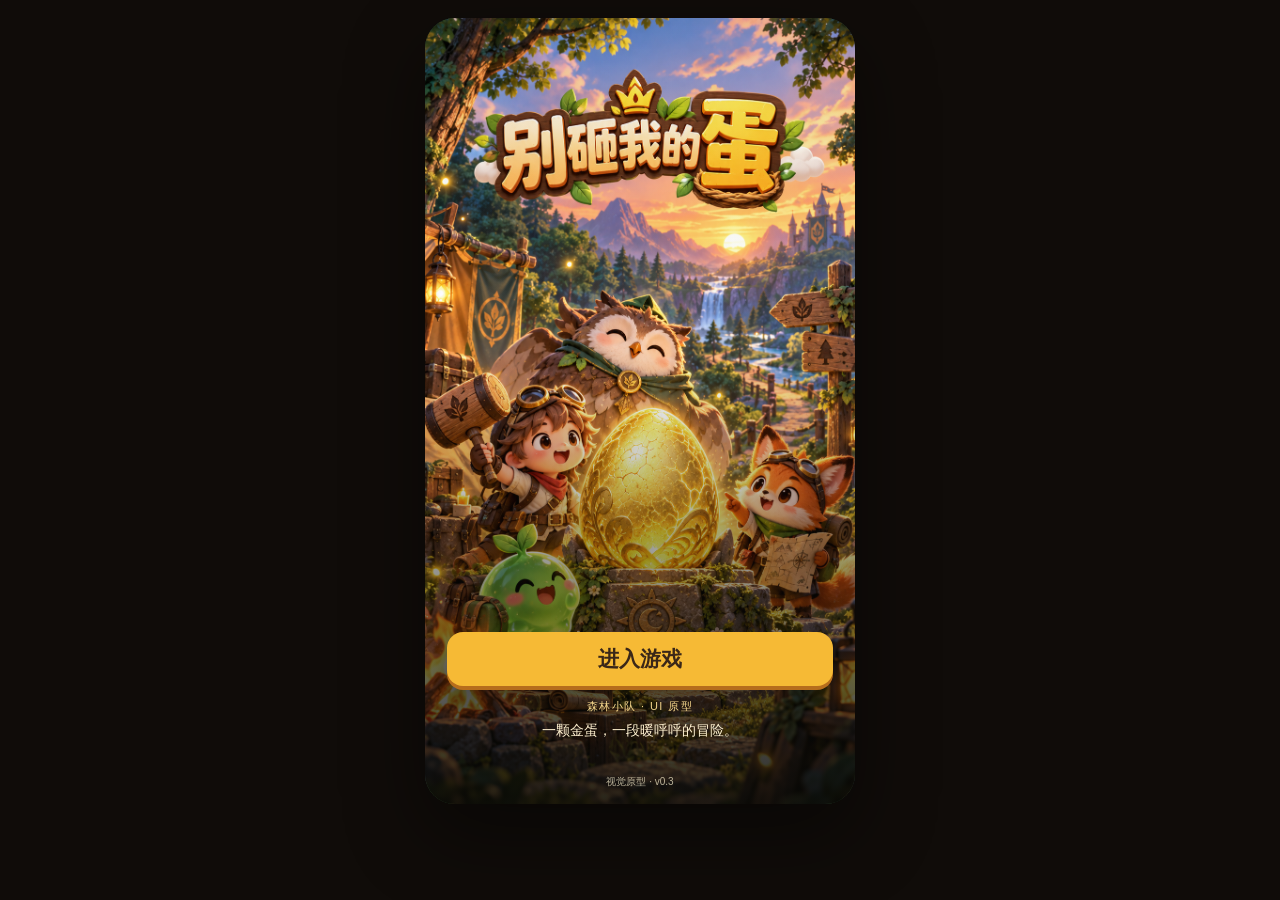
<file: index.html>
<!DOCTYPE html>
<html lang="zh-CN">
<head>
  <meta charset="UTF-8"/>
  <meta name="viewport" content="width=device-width,initial-scale=1,maximum-scale=1,user-scalable=no"/>
  <meta http-equiv="Cache-Control" content="no-store, no-cache, must-revalidate"/>
  <meta http-equiv="Pragma" content="no-cache"/>
  <meta http-equiv="Expires" content="0"/>
  <title>别砸我的蛋 · 原型</title>
  <link rel="stylesheet" href="css/ui-prototype.css?v=smash-draft1"/>
</head>
<body>
  <div id="app">
    <section class="screen screen-cover is-active" data-screen="cover">
      <div class="cover-art"></div>
      <div class="cover-shade"></div>
      <div class="cover-content">
        <button class="primary-button cover-button" type="button" data-nav="home" data-action="enter-game" aria-label="进入游戏"><span>进入游戏</span></button>
        <div class="cover-copy">
          <span class="cover-kicker">森林小队 · UI 原型</span>
          <p>一颗金蛋，一段暖呼呼的冒险。</p>
        </div>
      </div>
      <span class="cover-version">视觉原型 · v0.3</span>
    </section>

    <main class="prototype">
      <section class="screen actual-screen actual-home component-screen" data-screen="home">
        <div class="actual-backdrop"></div>
        <div class="actual-vignette"></div>
        <div class="home-topbar" aria-label="资源与设置">
          <button class="home-resource-card home-gold-card" type="button" aria-label="金币">
            <img src="assets/home/resources/home_resource_gold_d.png" alt="">
            <b id="gold-value">60</b>
          </button>
          <button class="home-resource-card home-ticket-card" type="button" data-action="claim-ticket" aria-label="领取每日券">
            <img src="assets/home/resources/home_resource_ticket_d.png" alt="">
            <b id="ticket-value">0</b>
            <i class="home-notice-dot" aria-hidden="true"></i>
          </button>
          <button id="home-sound-button" class="home-sound-toggle" type="button" data-action="sound-panel" aria-label="声音：开启">
            <img src="assets/home/navigation/sound/home_sound_on_b.png" alt="">
          </button>
        </div>
        <div class="home-challenge" aria-label="当前关卡">
          <div class="home-stage-badge">
            <img src="assets/home/navigation/home_stage_badge_e.png" alt="">
            <strong id="home-stage-label">第1关 · 青苔小径</strong>
          </div>
          <button class="home-challenge-button" type="button" data-nav="prep" aria-label="开始挑战当前关卡">
            <img src="assets/home/navigation/home_challenge_button_e.png" alt="">
            <strong>开始挑战</strong>
          </button>
        </div>
        <nav class="home-entry-dock" aria-label="主页入口">
          <button class="home-entry-button" type="button" data-nav="stage" aria-label="关卡">
            <img src="assets/home/navigation/home_entry_stage_e.png" alt="">
            <span>关卡</span>
          </button>
          <button class="home-entry-button" type="button" data-nav="smash" aria-label="捣蛋台">
            <img src="assets/home/navigation/home_entry_smash_e.png" alt="">
            <span>捣蛋台</span>
          </button>
          <button class="home-entry-button" type="button" data-nav="prep" aria-label="备战">
            <img src="assets/home/navigation/home_entry_prep_e.png" alt="">
            <span>备战</span>
          </button>
          <button class="home-entry-button" type="button" data-action="home-shop" aria-label="商城">
            <img src="assets/home/navigation/home_entry_shop_e.png" alt="">
            <span>商城</span>
          </button>
        </nav>
      </section>

      <section class="screen actual-screen actual-smash component-screen" data-screen="smash">
        <div class="actual-backdrop"></div>
        <div class="actual-vignette"></div>
        <div class="smash-topbar">
          <button class="screen-back" type="button" data-nav="home" aria-label="返回主页">‹</button>
          <button class="home-resource-card home-gold-card" type="button" aria-label="金币">
            <img src="assets/home/resources/home_resource_gold_d.png" alt="">
            <b class="js-gold-value">60</b>
          </button>
          <button class="home-resource-card home-ticket-card" type="button" data-action="claim-ticket" aria-label="领取每日券">
            <img src="assets/home/resources/home_resource_ticket_d.png" alt="">
            <b class="js-ticket-value">0</b>
            <i class="home-notice-dot" aria-hidden="true"></i>
          </button>
        </div>

        <div class="smash-info" aria-label="保底与免费次数">
          <div class="smash-info-main">
            <strong>保底 <span id="pity-value">0/35</span></strong>
            <i class="smash-info-bar"><em id="pity-progress"></em></i>
          </div>
          <div class="smash-info-chips">
            <span class="smash-chip">免费 <b id="smash-free">1</b></span>
            <span class="smash-chip smash-chip-ad">广告 <b id="smash-ad">0</b></span>
            <button class="smash-help" type="button" data-action="smash-help" aria-label="捣蛋规则">?</button>
          </div>
        </div>

        <div class="smash-stage" aria-label="当前蛋">
          <div class="smash-glow" aria-hidden="true"></div>
          <div class="smash-egg is-wood" id="smash-egg-art" aria-hidden="true"></div>
          <div class="smash-nest" aria-hidden="true"></div>
        </div>

        <button class="actual-smash-button smash-round" type="button" data-action="smash" aria-label="砸一下">
          <strong id="smash-label">砸一下</strong>
        </button>
        <p class="smash-pay-hint">扣费：免费次数 → 广告 → 券 → 金</p>

        <div class="smash-egg-rail" role="listbox" aria-label="选择蛋种">
          <button class="egg-option is-selected" type="button" data-action="select-egg" data-egg="wood" role="option" aria-label="木蛋">
            <span class="egg-mini is-wood" aria-hidden="true"></span>
            <strong>木蛋</strong>
            <small class="egg-cost">1券 / 80金</small>
          </button>
          <button class="egg-option" type="button" data-action="select-egg" data-egg="copper" role="option" aria-label="铜蛋">
            <span class="egg-mini is-copper" aria-hidden="true"></span>
            <strong>铜蛋</strong>
            <small class="egg-cost">1券 / 120金</small>
          </button>
          <button class="egg-option" type="button" data-action="select-egg" data-egg="goldEgg" role="option" aria-label="黄金蛋">
            <span class="egg-mini is-goldEgg" aria-hidden="true"></span>
            <strong>黄金蛋</strong>
            <small class="egg-cost">2券 / 300金</small>
          </button>
          <button class="egg-option" type="button" data-action="select-egg" data-egg="rainbow" role="option" aria-label="虹光蛋">
            <span class="egg-mini is-rainbow" aria-hidden="true"></span>
            <strong>虹光蛋</strong>
            <small class="egg-cost">3券 / 500金</small>
          </button>
        </div>

        <div class="smash-side-actions">
          <button class="smash-ad-button" type="button" data-action="smash-ad" aria-label="看广告免费砸一次">看广告免费砸</button>
          <button class="smash-skip-button" type="button" data-action="smash-skip" aria-label="跳过动画">跳过动画</button>
        </div>
      </section>

      <section class="screen actual-screen actual-stage component-screen" data-screen="stage">
        <div class="actual-backdrop"></div>
        <div class="actual-vignette"></div>
        <button class="screen-back" type="button" data-nav="home" aria-label="返回主页">‹</button>
        <div class="stage-route">
          <div class="route-river"></div>
          <div class="route-line"></div>
          <button class="route-node route-node-top" type="button" data-action="select-stage" data-stage="3" aria-label="第3关 幽影深处"><span class="stage-node-icon">🔒</span><strong>3&nbsp; 幽影深处</strong></button>
          <button class="route-node route-node-mid" type="button" data-action="select-stage" data-stage="2" aria-label="第2关 溪涧营地"><span class="stage-node-icon">🔒</span><strong>2&nbsp; 溪涧营地</strong></button>
          <button class="route-node route-node-current" type="button" data-action="select-stage" data-stage="1" aria-label="第1关 青苔小径"><span class="sprite item-hammer" aria-hidden="true"></span><strong>1&nbsp; 青苔小径</strong></button>
        </div>
        <div class="stage-bottom-note">
          <span class="sprite character-fox" aria-hidden="true"></span>
          <p>新的冒险<br/>在前方！</p>
          <span class="sprite item-compass" aria-hidden="true"></span>
        </div>
      </section>

      <section class="screen actual-screen actual-prep component-screen" data-screen="prep">
        <div class="actual-backdrop"></div>
        <div class="actual-vignette"></div>
        <button class="screen-back" type="button" data-nav="home" aria-label="返回主页">‹</button>
        <div class="prep-stage-meta" id="prep-stage-meta">第1关 · HP 10</div>
        <div class="prep-board">
          <button class="prep-slot prep-slot-1" type="button" data-action="add-tower" data-slot="0" aria-label="空塔位"><span class="slot-plus">＋</span></button>
          <button class="prep-slot prep-slot-2" type="button" data-action="add-tower" data-slot="1" aria-label="空塔位"><span class="slot-plus">＋</span></button>
          <button class="prep-slot prep-slot-3" type="button" data-action="add-tower" data-slot="2" aria-label="空塔位"><span class="slot-plus">＋</span></button>
          <button class="prep-slot prep-slot-4" type="button" data-action="add-tower" data-slot="3" aria-label="空塔位"><span class="slot-plus">＋</span></button>
          <div class="prep-egg-altar"><span class="sprite battle-egg-art" aria-hidden="true"></span></div>
          <span class="prep-slime sprite character-slime" aria-hidden="true"></span>
        </div>
        <div class="tower-sheet">
          <h2>选择防御塔</h2>
          <div class="tower-options">
            <button type="button" data-action="select-tower" data-tower="hammer" class="is-selected"><span class="sprite tower-mark tower-hammer" aria-hidden="true"></span><strong>锤炮</strong><small class="tower-stock" data-stock="hammer">×0</small></button>
            <button type="button" data-action="select-tower" data-tower="thor"><span class="sprite tower-mark tower-thor" aria-hidden="true"></span><strong>雷神塔</strong><small class="tower-stock" data-stock="thor">×0</small></button>
            <button type="button" data-action="select-tower" data-tower="bomb"><span class="sprite tower-mark tower-bomb" aria-hidden="true"></span><strong>炸弹塔</strong><small class="tower-stock" data-stock="bomb">×0</small></button>
            <button type="button" data-action="select-tower" data-tower="coin"><span class="sprite tower-mark tower-coin" aria-hidden="true"></span><strong>金币炮</strong><small class="tower-stock" data-stock="coin">×0</small></button>
          </div>
          <button class="prep-start-button" type="button" data-action="start-wave">开始波次</button>
        </div>
      </section>

      <section class="screen actual-screen actual-battle live-battle component-screen" data-screen="battle">
        <div class="battle-live-backdrop"></div>
        <div class="battle-status">
          <div class="battle-health">
            <span class="sprite battle-heart" aria-hidden="true"></span>
            <div><i><em id="battle-health-bar"></em></i><b id="battle-health-text">10/10</b></div>
          </div>
          <strong id="battle-wave-label">第 1/5 波</strong>
          <button class="battle-speed-badge" type="button" data-action="speed" aria-label="看广告解锁2倍速"><span class="sprite battle-speed-icon" aria-hidden="true"></span><b id="battle-speed-label">×1</b></button>
          <button class="battle-pause-button" type="button" data-action="pause" aria-label="暂停"><span class="sprite icon-pause" aria-hidden="true"></span></button>
        </div>
        <div class="battle-board" id="battle-board">
          <div class="battle-route"></div>
          <div class="battle-towers" id="battle-towers"></div>
          <div class="battle-actors" id="battle-actors"></div>
          <div class="battle-egg-core"><span class="sprite battle-egg-art" aria-hidden="true"></span></div>
        </div>
        <div class="battle-items" id="battle-items" aria-label="道具栏"></div>
      </section>

      <section class="screen actual-screen actual-result component-screen" data-screen="result">
        <div class="result-backdrop"></div>
        <div class="result-vignette"></div>
        <div class="result-panel" aria-live="polite">
          <div class="result-stars" aria-hidden="true"><span>★</span><span>★</span><span>★</span></div>
          <div class="result-hero">
            <span class="sprite character-hammer result-hero-hammer" aria-hidden="true"></span>
            <span class="sprite character-slime result-hero-slime" aria-hidden="true"></span>
          </div>
          <div class="result-runtime result-banner">
            <strong id="result-outcome">守护成功</strong>
            <span id="result-stage-label">第1关</span>
            <p id="result-reward">奖励结算中</p>
          </div>
          <div class="result-rewards">
            <div class="result-reward-item"><span class="sprite icon-gold"></span><b id="result-gold-value">x0</b></div>
            <div class="result-reward-item"><span class="sprite icon-ticket"></span><b id="result-ticket-value">x0</b></div>
            <div class="result-reward-item"><span class="sprite icon-egg"></span><b id="result-egg-value">x0</b></div>
          </div>
          <button class="result-collect-button" type="button" data-action="collect">收下</button>
        </div>
      </section>

      <section class="screen actual-screen actual-weapons component-screen" data-screen="weapons">
        <div class="actual-backdrop"></div>
        <div class="actual-vignette"></div>
        <button class="screen-back" type="button" data-nav="home" aria-label="返回主页">‹</button>
        <div class="weapon-panel">
          <div class="weapon-tabs" role="tablist" aria-label="武器分类">
            <button type="button" class="is-active" data-action="weapon-tab" data-tab="全部">全部</button>
            <button type="button" data-action="weapon-tab" data-tab="物理">物理</button>
            <button type="button" data-action="weapon-tab" data-tab="魔法">魔法</button>
            <button type="button" data-action="weapon-tab" data-tab="特殊">特殊</button>
          </div>
          <div class="weapon-catalog" aria-label="防御塔图鉴">
            <button class="weapon-catalog-card" type="button" data-action="equip-weapon" data-weapon="wood_hammer" aria-label="装备木弩塔">
              <span class="sprite tower-mark tower-hammer"></span><strong>木弩塔</strong><small>Lv.1</small><i>✓</i>
            </button>
            <button class="weapon-catalog-card" type="button" data-action="equip-weapon" data-weapon="steel_hammer" aria-label="装备法师塔">
              <span class="sprite tower-mark tower-thor"></span><strong>法师塔</strong><small>Lv.1</small><i>✓</i>
            </button>
            <button class="weapon-catalog-card" type="button" data-action="equip-weapon" data-weapon="thunder_hammer" aria-label="装备石刺塔">
              <span class="sprite tower-mark tower-bomb"></span><strong>石刺塔</strong><small>Lv.1</small><i>✓</i>
            </button>
            <button class="weapon-catalog-card is-equipped" type="button" data-action="weapon-card-info" data-label="毒藤塔" aria-label="查看毒藤塔">
              <span class="sprite tower-mark tower-coin"></span><strong>毒藤塔</strong><small>Lv.1</small><i>✓</i>
            </button>
            <button class="weapon-catalog-card is-equipped" type="button" data-action="weapon-card-info" data-label="火焰塔" aria-label="查看火焰塔">
              <span class="sprite tower-mark tower-bomb"></span><strong>火焰塔</strong><small>Lv.1</small><i>✓</i>
            </button>
            <button class="weapon-catalog-card is-equipped" type="button" data-action="weapon-card-info" data-label="光辉塔" aria-label="查看光辉塔">
              <span class="sprite tower-mark tower-thor"></span><strong>光辉塔</strong><small>Lv.1</small><i>✓</i>
            </button>
          </div>
          <div class="weapon-badges">
            <button type="button" data-action="weapon-badge" data-label="森林徽章"><span>◆</span></button>
            <button type="button" data-action="weapon-badge" data-label="蓝晶徽章"><span>✦</span></button>
            <button type="button" data-action="weapon-badge" data-label="王冠徽章"><span>♛</span></button>
            <button type="button" data-action="weapon-badge" data-label="守护徽章"><span>♜</span></button>
          </div>
          <div class="weapon-manager weapon-runtime">
            <div class="weapon-manager-head">
              <strong>装备槽</strong>
              <span id="weapon-owned-count">拥有 0 件</span>
            </div>
            <div class="weapon-slots" id="weapon-slots"></div>
            <div class="weapon-manager-list" id="weapon-list"></div>
          </div>
        </div>
      </section>

      <section class="screen actual-screen actual-pause component-screen" data-screen="pause">
        <div class="pause-backdrop"></div>
        <div class="pause-panel">
          <div class="pause-owl sprite character-owl" aria-hidden="true"></div>
          <button class="pause-action primary" type="button" data-action="resume"><span class="sprite icon-play" aria-hidden="true"></span>继续游戏</button>
          <button class="pause-action" type="button" data-action="exit-battle"><span class="sprite icon-exit" aria-hidden="true"></span>退出关卡</button>
          <button class="pause-action" type="button" data-action="sound-panel"><span class="sprite icon-sound" aria-hidden="true"></span><span id="pause-sound-label">声音：开启</span></button>
          <p class="pause-note">休息一下，<br/>更好的守护才会到来！</p>
          <span class="pause-fox sprite character-fox" aria-hidden="true"></span>
        </div>
      </section>
    </main>

    <div id="toast" class="toast" role="status" aria-live="polite"></div>
  </div>
  <script type="module" src="js/ui-prototype.js?v=smash-draft1"></script>
</body>
</html>
</file>
<file: css/ui-prototype.css>
*{box-sizing:border-box;margin:0;padding:0;-webkit-tap-highlight-color:transparent}
:root{--ink:#3a2718;--gold:#f6ba35;--gold-deep:#b66d1c;--font:"PingFang SC","Microsoft YaHei",sans-serif}
html,body{height:100%;overflow:hidden;background:#100c09;font-family:var(--font);color:#fff8e6}
button{font:inherit;border:0;color:inherit;cursor:pointer;transition:transform .09s ease,filter .09s ease,box-shadow .09s ease}
button:not(:disabled):active{transform:translateY(2px) scale(.985);filter:brightness(.92)}
button:focus-visible{outline:3px solid #fff1a0;outline-offset:3px}
#app{position:relative;width:min(430px,100vw);height:100dvh;margin:0 auto;overflow:hidden;background:#172b25}
.screen{position:absolute;inset:0;display:none;overflow:hidden}
.screen.is-active{display:block;animation:screen-in .16s ease-out}
@keyframes screen-in{from{opacity:0}to{opacity:1}}

.screen-cover{background:#172a25}
.cover-art{position:absolute;inset:0;background:url("../assets/cover/cover_q.png") center/cover no-repeat}
.cover-shade{position:absolute;inset:0;background:linear-gradient(180deg,rgba(9,17,15,.06),transparent 42%,rgba(10,10,7,.88) 100%)}
.cover-content{position:absolute;left:0;right:0;bottom:8%;z-index:2;display:flex;flex-direction:column;align-items:center;padding:0 22px;text-align:center}
.primary-button.cover-button{width:100%;justify-content:center!important;gap:0;margin:0;min-height:54px;padding:0 18px;text-align:center}
.cover-button span{display:block;width:100%;font-size:21px;text-align:center}
.cover-copy{margin-top:13px}
.cover-kicker{display:block;margin-bottom:5px;color:#f7d88d;font-size:11px;letter-spacing:1.4px}
.cover-content p{max-width:none;color:#fff2d1;font-size:14px;line-height:1.6;text-shadow:0 2px 8px #25160d}
.cover-version{position:absolute;bottom:15px;left:0;right:0;text-align:center;color:rgba(255,245,211,.7);font-size:10px;z-index:2}
.primary-button{display:flex;align-items:center;justify-content:space-between;gap:16px;min-height:50px;padding:0 16px 0 19px;border-radius:16px;background:var(--gold);color:var(--ink);font-weight:900;box-shadow:0 4px 0 var(--gold-deep),0 9px 18px rgba(0,0,0,.22)}
.primary-button b{font-size:20px}

.sprite{display:block;background-repeat:no-repeat;background-color:transparent}
.character-hammer,.character-owl,.character-fox,.character-slime{background-image:url("../assets/prototype/characters_sheet.png");background-size:200% 200%}
.character-hammer{background-position:0 0}.character-owl{background-position:100% 0}.character-fox{background-position:0 100%}.character-slime{background-position:100% 100%}
.item-bow,.item-hammer,.item-thor,.item-compass,.item-grenade,.item-rage,.item-shield,.item-coin{background-image:url("../assets/prototype/items_weapons_sheet.png");background-size:400% 200%}
.item-bow{background-position:0 0}.item-hammer{background-position:33.333% 0}.item-thor{background-position:66.666% 0}.item-compass{background-position:100% 0}
.item-grenade{background-position:0 100%}.item-rage{background-position:33.333% 100%}.item-shield{background-position:66.666% 100%}.item-coin{background-position:100% 100%}
.icon-gold,.icon-ticket,.icon-map,.icon-egg,.icon-bag,.icon-sound,.icon-pause,.icon-speed{background-image:url("../assets/prototype/ui_icons_sheet.png");background-size:400% 200%}
.icon-gold{background-position:0 0}.icon-ticket{background-position:33.333% 0}.icon-map{background-position:66.666% 0}.icon-egg{background-position:100% 0}
.icon-bag{background-position:0 100%}.icon-sound{background-position:33.333% 100%}.icon-pause{background-position:66.666% 100%}.icon-speed{background-position:100% 100%}
.battle-egg-art{background-image:url("../assets/prototype/battle_sheet.png");background-size:200% 200%;background-position:0 0;background-repeat:no-repeat}
.tower-mark{background-image:url("../assets/prototype/towers_sheet.png");background-size:200% 200%;background-repeat:no-repeat;background-color:transparent}
.tower-hammer{background-position:0 0}.tower-coin{background-position:100% 0}.tower-bomb{background-position:0 100%}.tower-thor{background-position:100% 100%}

.actual-screen{background:#214a40}
.actual-backdrop{position:absolute;inset:0;background:linear-gradient(180deg,rgba(21,73,66,.18),rgba(12,31,29,.28)),url("../assets/prototype/world_bg.png") center 48%/cover no-repeat;filter:saturate(.9) brightness(.78)}
.actual-vignette{position:absolute;inset:0;background:linear-gradient(180deg,rgba(6,34,31,.18),transparent 32%,rgba(7,19,18,.66) 100%)}
.actual-home .actual-backdrop{background:linear-gradient(180deg,rgba(8,31,25,.08),rgba(7,25,20,.36)),url("../assets/home/background/home_background_v2.png") center/cover no-repeat;filter:none}
.home-topbar{position:absolute;left:4%;right:4%;top:2.5%;z-index:6;display:flex;align-items:center;gap:5px}
.home-resource-card{position:relative;width:31%;height:48px;padding:0;border:0;background:transparent;filter:drop-shadow(0 3px 3px rgba(0,0,0,.25))}
.home-resource-card img{position:absolute;inset:0;width:100%;height:100%;object-fit:fill}
.home-resource-card b{position:absolute;left:43%;right:5%;top:50%;transform:translateY(-50%);color:#4a2d18;font-size:13px;font-weight:900;text-align:center;font-variant-numeric:tabular-nums}
.home-ticket-card{cursor:pointer}
.home-ticket-card:disabled{cursor:default;filter:grayscale(.45) brightness(.82)}
.home-notice-dot{position:absolute;right:4%;top:2%;width:9px;height:9px;border-radius:50%;background:#ee5d42;border:2px solid #fff0bd;box-shadow:0 1px 3px rgba(0,0,0,.32)}
.home-ticket-card:disabled .home-notice-dot{display:none}
.home-sound-toggle{width:57px;height:45px;margin-left:auto;padding:0;border:0;background:transparent;filter:drop-shadow(0 3px 3px rgba(0,0,0,.25))}
.home-sound-toggle img{width:100%;height:100%;object-fit:contain}
.home-challenge{position:absolute;left:0;right:0;bottom:11%;z-index:5;display:flex;flex-direction:column;align-items:center}
.home-stage-badge{position:relative;width:36%;aspect-ratio:1639/761;margin-bottom:-10%;filter:drop-shadow(0 3px 3px rgba(0,0,0,.24))}
.home-stage-badge img,.home-challenge-button img{position:absolute;inset:0;width:100%;height:100%;object-fit:contain}
/* inset follows PNG alpha content box so text sits on the art body */
.home-stage-badge strong{position:absolute;inset:7% 7.5% 23% .5%;display:flex;align-items:center;justify-content:center;color:#fff0c6;font-size:11px;font-weight:900;text-shadow:0 2px 3px #321c10;white-space:nowrap;line-height:1}
.home-challenge-button{position:relative;width:68%;aspect-ratio:1732/792;padding:0;border:0;background:transparent;filter:drop-shadow(0 5px 4px rgba(0,0,0,.27))}
.home-challenge-button strong{position:absolute;inset:18% 1% 20% 1%;display:flex;align-items:center;justify-content:center;color:#4a2a14;font-size:clamp(15px,4vw,19px);font-weight:900;text-shadow:0 1px 0 #fff4aa;line-height:1}
.home-entry-dock{position:absolute;left:3%;right:3%;bottom:2.5%;z-index:6;display:grid;grid-template-columns:repeat(4,1fr);gap:1px;align-items:end}
.home-entry-button{position:relative;min-width:0;aspect-ratio:1/1.04;padding:0;border:0;background:transparent;filter:drop-shadow(0 4px 4px rgba(0,0,0,.24))}
.home-entry-button img{position:absolute;inset:0;width:100%;height:100%;object-fit:contain}
.home-entry-button span{position:absolute;left:0;right:0;bottom:11%;color:#4a2d18;font-size:10px;font-weight:900;text-align:center;text-shadow:0 1px 0 #fff1bc}
.home-entry-button:active,.home-challenge-button:active{filter:brightness(.92) drop-shadow(0 2px 2px rgba(0,0,0,.2))}

/* ---- Smash 草图（对齐主页展台风） ---- */
.actual-smash .actual-backdrop{background:linear-gradient(180deg,rgba(8,31,25,.06),rgba(7,25,20,.42)),url("../assets/home/background/home_background_v2.png") center 30%/cover no-repeat;filter:none}
.actual-smash .actual-vignette{background:linear-gradient(180deg,rgba(6,28,24,.22),transparent 28%,rgba(8,18,16,.72) 100%)}

.smash-topbar{position:absolute;left:4%;right:4%;top:2.5%;z-index:8;display:flex;align-items:center;gap:5px}
.smash-topbar .screen-back{position:static;flex:0 0 auto;width:44px;height:44px;margin-right:2px}
.smash-topbar .home-resource-card{width:30%;height:48px}

.smash-info{position:absolute;left:6%;right:6%;top:11%;z-index:6;display:flex;flex-direction:column;gap:8px}
.smash-info-main{display:flex;flex-direction:column;gap:6px;padding:10px 14px;border-radius:16px;background:rgba(43,32,22,.55);border:1px solid rgba(255,226,154,.28);backdrop-filter:blur(6px)}
.smash-info-main strong{color:#fff6e4;font-size:13px;font-weight:800;letter-spacing:.02em}
.smash-info-main strong span{color:#ffe29a;font-variant-numeric:tabular-nums}
.smash-info-bar{display:block;height:10px;border-radius:8px;background:rgba(12,28,24,.7);border:1px solid rgba(232,201,160,.35);overflow:hidden}
.smash-info-bar em{display:block;width:0;height:100%;border-radius:inherit;background:linear-gradient(90deg,#3ddc97,#8be0a8);transition:width .25s ease}
.smash-info-chips{display:flex;align-items:center;gap:8px}
.smash-chip{display:inline-flex;align-items:center;gap:4px;height:28px;padding:0 12px;border-radius:14px;background:rgba(255,246,232,.92);color:#4a3222;font-size:12px;font-weight:800;box-shadow:0 2px 0 rgba(74,50,34,.18)}
.smash-chip b{color:#b66d1c;font-variant-numeric:tabular-nums}
.smash-chip-ad{background:rgba(124,58,237,.88);color:#fff6e4}
.smash-chip-ad b{color:#ffe29a}
.smash-help{margin-left:auto;width:32px;height:32px;border-radius:50%;background:rgba(55,34,20,.78);border:2px solid #d4a364;color:#fff1cd;font-size:16px;font-weight:900;line-height:1}

.smash-stage{position:absolute;left:12%;right:12%;top:24%;height:34%;z-index:3;display:flex;align-items:flex-end;justify-content:center}
.smash-glow{position:absolute;left:50%;bottom:12%;width:78%;aspect-ratio:1;transform:translateX(-50%);border-radius:50%;background:radial-gradient(circle,rgba(255,197,61,.34) 0%,rgba(255,197,61,.08) 45%,transparent 70%);animation:smash-breathe 2.2s ease-in-out infinite;pointer-events:none}
@keyframes smash-breathe{0%,100%{opacity:.55;transform:translateX(-50%) scale(1)}50%{opacity:1;transform:translateX(-50%) scale(1.06)}}
.smash-egg{position:relative;z-index:2;width:42%;aspect-ratio:.72;margin-bottom:8%;border-radius:50% 50% 48% 48%/60% 60% 40% 40%;box-shadow:inset -12px -18px 28px rgba(0,0,0,.22),inset 10px 14px 22px rgba(255,255,255,.28),0 14px 18px rgba(0,0,0,.28)}
.smash-egg::after{content:"";position:absolute;left:18%;top:16%;width:28%;height:22%;border-radius:50%;background:linear-gradient(180deg,rgba(255,255,255,.55),rgba(255,255,255,0));filter:blur(1px)}
.smash-egg.is-wood{background:radial-gradient(circle at 35% 30%,#d4a574,#8b5a2b 55%,#5c3a1e)}
.smash-egg.is-copper{background:radial-gradient(circle at 35% 30%,#f0c896,#c47a3a 55%,#8a4a22)}
.smash-egg.is-goldEgg{background:radial-gradient(circle at 35% 30%,#ffe9a0,#f6ba35 55%,#c88912)}
.smash-egg.is-rainbow{background:radial-gradient(circle at 35% 30%,#fff6c8,#7dd3fc 35%,#c4b5fd 60%,#f9a8d4 85%,#f6ba35)}
.smash-nest{position:absolute;left:6%;right:6%;bottom:0;height:26%;z-index:1;border-radius:50% 50% 22% 22%;background:linear-gradient(180deg,#8b5427,#3f2414);border:3px solid #c48840;box-shadow:0 5px 0 #2b180d,0 10px 18px rgba(0,0,0,.28)}

.actual-smash-button.smash-round{position:absolute;left:50%;top:59%;z-index:6;transform:translateX(-50%);width:108px;height:108px;border-radius:50%;display:grid;place-items:center;padding:0;background:radial-gradient(circle at 35% 28%,#ffe08a,#f6ba35 52%,#d4891a);border:4px solid #e8a317;box-shadow:0 6px 0 #b66d1c,0 12px 22px rgba(0,0,0,.3),inset 0 2px 0 rgba(255,255,255,.35);color:#4a2a14}
.actual-smash-button.smash-round strong{font-size:20px;font-weight:900;text-shadow:0 1px 0 #fff4aa;line-height:1}
.actual-smash-button.smash-round:not(:disabled):active{transform:translateX(-50%) translateY(2px) scale(.985)}
.actual-smash-button.smash-round.is-disabled{background:radial-gradient(circle at 35% 28%,#b7ad97,#8a8272 55%,#5f5a4e);border-color:#5c5548;box-shadow:0 6px 0 #3c362e,0 10px 18px rgba(0,0,0,.25);color:#e6dcc0}
.smash-pay-hint{position:absolute;left:0;right:0;top:72.5%;z-index:6;text-align:center;color:#ffe29a;font-size:11px;font-weight:700;letter-spacing:.02em;text-shadow:0 1px 3px rgba(0,0,0,.45);opacity:.92}

.smash-egg-rail{position:absolute;left:3%;right:3%;bottom:11%;z-index:7;display:grid;grid-template-columns:repeat(4,1fr);gap:8px}
.egg-option{position:relative;display:flex;flex-direction:column;align-items:center;gap:4px;min-width:0;padding:10px 4px 8px;border-radius:16px;background:rgba(255,246,232,.88);border:2px solid transparent;color:#3d2717;box-shadow:0 3px 0 rgba(74,50,34,.16)}
.egg-option.is-selected{background:#fff0bc;border-color:#f6ba35;box-shadow:0 0 0 2px rgba(120,69,31,.35) inset,0 3px 0 rgba(74,50,34,.18)}
.egg-option.is-locked{filter:saturate(.4);opacity:.62}
.egg-option strong{font-size:11px;font-weight:900;line-height:1}
.egg-cost{color:#8b6f4e;font-size:9px;font-weight:800;line-height:1;white-space:nowrap}
.egg-mini{display:block;width:36px;height:44px;border-radius:50% 50% 48% 48%/60% 60% 40% 40%;box-shadow:inset -4px -6px 10px rgba(0,0,0,.18),inset 3px 4px 8px rgba(255,255,255,.3)}
.egg-mini.is-wood{background:radial-gradient(circle at 35% 30%,#d4a574,#8b5a2b 60%,#5c3a1e)}
.egg-mini.is-copper{background:radial-gradient(circle at 35% 30%,#f0c896,#c47a3a 60%,#8a4a22)}
.egg-mini.is-goldEgg{background:radial-gradient(circle at 35% 30%,#ffe9a0,#f6ba35 60%,#c88912)}
.egg-mini.is-rainbow{background:radial-gradient(circle at 35% 30%,#fff6c8,#7dd3fc 35%,#c4b5fd 60%,#f9a8d4 85%,#f6ba35)}

.smash-side-actions{position:absolute;left:4%;right:4%;bottom:3%;z-index:7;display:grid;grid-template-columns:1.4fr 1fr;gap:10px}
.smash-ad-button{height:44px;border-radius:22px;background:linear-gradient(180deg,#a78bfa,#7c3aed);border:2px solid #c4b5fd;color:#fff6e4;font-size:14px;font-weight:900;box-shadow:0 3px 0 #5b21b6,0 6px 12px rgba(0,0,0,.22)}
.smash-skip-button{height:44px;border-radius:22px;background:rgba(255,246,232,.9);border:2px solid #e8c9a0;color:#4a3222;font-size:13px;font-weight:800;box-shadow:0 3px 0 rgba(74,50,34,.16)}

.actual-stage .actual-backdrop{background:linear-gradient(180deg,rgba(19,72,66,.1),rgba(15,43,39,.35)),url("../assets/prototype/world_bg.png") center 35%/cover no-repeat}
.stage-route{position:absolute;inset:10% 0 0;z-index:2;overflow:hidden}
.route-river{position:absolute;right:-15%;top:-4%;width:38%;height:112%;border-radius:50%;background:rgba(91,184,202,.55);transform:rotate(17deg);filter:blur(1px)}
.route-line{position:absolute;left:41%;top:8%;width:28%;height:67%;border:5px dashed #ffe7ad;border-left-color:transparent;border-bottom-color:transparent;border-radius:48%;transform:rotate(21deg);filter:drop-shadow(0 2px 1px rgba(77,47,24,.6))}
.route-node{position:absolute;z-index:3;display:flex;flex-direction:column;align-items:center;gap:4px;background:transparent;color:#fff0c1;text-shadow:0 2px 4px #2d241b}
.route-node span{display:grid;place-items:center;width:58px;height:58px;border-radius:50%;background:#686b6b;border:5px solid #343837;box-shadow:0 5px 0 rgba(47,28,16,.48);font-size:20px}
.route-node strong{padding:5px 9px;border-radius:7px;background:#f2d797;color:#3d2919;font-size:11px;text-shadow:none;white-space:nowrap}
.route-node-top{right:22%;top:9%}.route-node-mid{left:32%;top:31%}.route-node-current{left:31%;top:54%}
.route-node-current span{background:radial-gradient(circle,#fff3b5 0 32%,#80c967 34% 72%,#2c6b49 74%);border-color:#fff1a1;box-shadow:0 0 0 4px rgba(255,228,118,.35),0 6px 0 #28523d}
.route-node-current span.sprite{background-size:400% 200%;background-position:33.333% 0}
.route-node-current strong{background:transparent;color:#fff2c2;font-size:13px;text-shadow:0 2px 4px #214533}
.route-node.is-locked{filter:grayscale(.55);opacity:.78}.route-node.is-selected strong{box-shadow:0 0 0 2px #f6c55b inset}.route-node .stage-node-icon{display:grid;place-items:center;width:58px;height:58px;border-radius:50%;background:#686b6b;border:5px solid #343837;box-shadow:0 5px 0 rgba(47,28,16,.48);font-size:20px}.route-node.is-unlocked .stage-node-icon{background:radial-gradient(circle,#fff3b5 0 32%,#80c967 34% 72%,#2c6b49 74%);border-color:#fff1a1}
.stage-bottom-note{position:absolute;left:7%;right:5%;bottom:2%;z-index:4;height:19%;display:flex;align-items:end;justify-content:space-between}
.stage-bottom-note>span:first-child{width:31%;height:108%;background-size:200% 200%;filter:drop-shadow(0 6px 4px rgba(0,0,0,.3))}
.stage-bottom-note p{align-self:center;margin-left:-8%;padding:11px 17px;border-radius:10px;background:#f4dfae;color:#3b291a;font-size:14px;font-weight:900;line-height:1.35;transform:rotate(-7deg);box-shadow:0 4px 0 #8d5a2e}
.stage-bottom-note>span:last-child{width:22%;height:92%;background-size:400% 200%;filter:drop-shadow(0 5px 3px rgba(0,0,0,.3))}

.actual-prep .actual-backdrop{background:linear-gradient(180deg,rgba(48,100,81,.18),rgba(18,46,39,.42)),url("../assets/prototype/world_bg.png") center 21%/cover no-repeat}
.prep-stage-meta{position:absolute;left:35%;right:35%;top:10.3%;z-index:5;text-align:center;color:#fff1c2;font-size:11px;font-weight:900;text-shadow:0 2px 3px #214533}
.prep-board{position:absolute;left:0;right:0;top:11%;height:54%;z-index:2;background:rgba(240,207,147,.72);border-radius:0 0 32px 32px;box-shadow:inset 0 -12px 25px rgba(85,46,22,.16)}
.prep-board:before{content:"";position:absolute;inset:7% 13% 13%;border:3px dashed rgba(103,67,36,.42);border-radius:20px;background:rgba(255,233,175,.23)}
.prep-slot{position:absolute;z-index:2;width:20%;height:22%;display:grid;place-items:center;border-radius:13px;background:#675541;color:#f8e5b4;border:3px dashed #9b7950;box-shadow:inset 0 0 0 2px rgba(255,229,171,.2);font-size:34px;text-shadow:0 2px 0 #382313}.prep-slot .slot-tower{width:68%;height:68%;background-size:200% 200%}.prep-slot .slot-level{position:absolute;right:5px;bottom:3px;font-size:9px;color:#fff3c2;text-shadow:0 1px 2px #352213}.prep-slot .slot-plus{line-height:1}
.prep-slot.is-active{background:#8a643c;border-color:#f7d37e;color:#fff0b4;box-shadow:0 0 0 4px rgba(246,186,53,.22),inset 0 0 0 2px rgba(255,229,171,.32)}
.prep-slot-1{left:23%;top:16%}.prep-slot-2{right:23%;top:16%}.prep-slot-3{left:23%;top:46%}.prep-slot-4{right:23%;top:46%}
.prep-egg-altar{position:absolute;left:39%;bottom:4%;width:25%;height:24%;display:grid;place-items:center;border-radius:50% 50% 20% 20%;background:linear-gradient(180deg,#f9d98b,#875a29);border:4px solid #4c341c;box-shadow:0 5px 0 #3a2415}
.prep-egg-altar span{width:84%;height:120%;background-size:200% 200%;filter:drop-shadow(0 7px 5px rgba(0,0,0,.3))}
.prep-slime{position:absolute;right:3%;bottom:7%;width:15%;height:17%;z-index:3;background-size:200% 200%}
.tower-sheet{position:absolute;left:5%;right:5%;bottom:-1%;height:32%;z-index:4;padding:13px 10px 9px;border-radius:20px 20px 0 0;background:linear-gradient(180deg,#fff1cd,#dfbd80);border:2px solid #69431f;box-shadow:0 -7px 14px rgba(0,0,0,.23);color:#382416}
.tower-sheet h2{text-align:center;font-size:17px;margin-bottom:8px}.tower-options{display:grid;grid-template-columns:repeat(4,1fr);gap:5px}.tower-options button{display:flex;flex-direction:column;align-items:center;justify-content:center;gap:3px;min-height:80px;border-radius:10px;background:#f9e5b8;border:1px solid #b9915b;color:#3b2718}.tower-options button.is-selected{border:2px solid #f3b735;background:#fff1c5;box-shadow:0 0 0 2px rgba(124,75,26,.18) inset}.tower-options button .tower-mark{width:48px;height:48px;background-size:200% 200%}.tower-options strong{font-size:10px}.tower-stock{font-size:9px;color:#8b5b27;font-weight:900}.tower-options button.is-empty{filter:saturate(.5);opacity:.68}.prep-start-button{display:block;width:61%;height:28%;margin:7px auto 0;border-radius:13px;background:linear-gradient(180deg,#fff09b,#f6b632);border:3px solid #75451d;box-shadow:0 4px 0 #633716;color:#382315;font-size:21px;font-weight:900}

.weapon-manager{position:absolute;left:6%;right:6%;top:55%;bottom:2%;z-index:4;padding:12px 10px;border-radius:18px 18px 0 0;background:rgba(255,239,196,.94);border:3px solid #744620;box-shadow:0 -5px 14px rgba(0,0,0,.28);color:#3a2718}.weapon-manager-head{display:flex;justify-content:space-between;align-items:center;margin-bottom:7px;font-size:13px}.weapon-manager-head span{font-size:10px;color:#8a653e}.weapon-slots{display:grid;grid-template-columns:repeat(3,1fr);gap:6px}.weapon-slot,.weapon-card{min-height:62px;border-radius:10px;background:#f5ddb0;border:2px solid #b98950;color:#3a2718}.weapon-slot{position:relative;display:grid;place-items:center}.weapon-slot.is-filled{background:#fff0bc;border-color:#f2b437}.weapon-slot .sprite,.weapon-card .sprite{width:38px;height:38px;background-size:400% 200%}.weapon-slot small{position:absolute;right:4px;bottom:2px;font-size:8px}.weapon-manager-list{display:grid;grid-template-columns:repeat(3,1fr);gap:6px;margin-top:8px;overflow:auto}.weapon-card{display:flex;flex-direction:column;align-items:center;justify-content:center;gap:2px;padding:5px;font-size:9px}.weapon-card.is-equipped{border-color:#5eaf66;background:#e4f0b5}.weapon-card small{font-size:8px;color:#80613f}.weapon-card.is-empty{grid-column:1/-1;padding:14px;color:#8a6a47;border-style:dashed}
.live-battle{background:#173b35}
.battle-live-backdrop{position:absolute;inset:0;background:url("../assets/prototype/battle_background_v2.png") center/cover no-repeat}
.battle-status{position:absolute;left:4%;right:4%;top:8%;height:10%;z-index:6;display:flex;align-items:center;gap:8px}
.battle-health{display:grid;grid-template-columns:29px 1fr;align-items:center;gap:4px;width:39%;height:100%;padding:5px 10px;background:url("../assets/prototype/battle_health_frame.png") center/100% 100% no-repeat;color:#ff5d55}.battle-heart{width:29px;height:29px;background:url("../assets/prototype/battle_heart.png") center/contain no-repeat}.battle-health>div{position:relative;min-width:0}.battle-health i{display:block;height:13px;border-radius:8px;background:#182b25;border:2px solid #10201b;overflow:hidden}.battle-health em{display:block;width:100%;height:100%;background:#55c66e;border-radius:inherit}.battle-health b{position:absolute;inset:0;text-align:center;color:#fff9e4;font-size:10px;line-height:10px;text-shadow:0 1px 2px #153224}
.battle-status>strong{display:flex;align-items:center;justify-content:center;min-width:86px;height:100%;padding:0 16px;background:url("../assets/prototype/battle_wave_frame.png") center/100% 100% no-repeat;color:#fff1c6;font-size:12px;text-align:center;text-shadow:0 2px 3px #162f27}.battle-speed-badge{display:inline-flex;align-items:center;justify-content:center;gap:3px;padding:6px 8px;border-radius:8px;background:rgba(60,157,83,.8);border:2px solid #c8ed9a;box-shadow:0 2px 0 #285d32;color:#fff9da;font-size:12px;font-weight:900;cursor:pointer}.battle-speed-icon{width:17px;height:17px;background-size:400% 200%;background-position:100% 100%}.battle-speed-badge b{font-size:12px}.battle-speed-badge:disabled{cursor:default}.battle-pause-button{display:grid;place-items:center;width:44px;height:44px;padding:7px;background:url("../assets/prototype/battle_pause_frame.png") center/100% 100% no-repeat;border:0;box-shadow:none;color:#fff8df}.battle-pause-button .icon-pause{width:23px;height:23px;background-size:400% 200%}
.battle-board{position:absolute;left:4%;right:4%;top:17%;bottom:25%;z-index:3;overflow:hidden}
.battle-route{display:none}
.battle-towers,.battle-actors{position:absolute;inset:0}
.battle-tower{position:absolute;width:15%;height:15%;z-index:4;transform:translate(-50%,-50%);filter:drop-shadow(0 5px 4px rgba(0,0,0,.38));background-size:200% 200%}.battle-tower .tower-level{position:absolute;left:50%;bottom:-3px;transform:translateX(-50%);padding:1px 4px;border-radius:5px;background:rgba(35,24,14,.78);color:#fff1b7;font-size:9px;font-weight:900;white-space:nowrap}
.battle-enemy{position:absolute;width:14%;height:15%;z-index:5;transform:translate(-50%,-50%);filter:drop-shadow(0 4px 3px rgba(0,0,0,.4))}.battle-enemy.is-elite{width:19%;height:20%}.battle-enemy.is-boss{width:30%;height:31%;z-index:6}.battle-enemy .battle-unit-sprite{display:block;width:100%;height:100%;background-image:url("../assets/prototype/battle_enemies.png");background-size:300% 100%;background-repeat:no-repeat}.battle-enemy.is-slime .battle-unit-sprite{background-position:0 0}.battle-enemy.is-elite .battle-unit-sprite{background-position:50% 0}.battle-enemy.is-boss .battle-unit-sprite{background-position:100% 0}.battle-unit-hp{position:absolute;left:8%;right:8%;top:-3px;height:5px;border-radius:5px;background:#3a2421;border:1px solid #221a18;overflow:hidden}.battle-unit-hp em{display:block;width:100%;height:100%;background:#e65156;border-radius:inherit}
.battle-egg-core{position:absolute;left:34%;right:34%;bottom:-5%;height:31%;z-index:4;display:grid;place-items:center}.battle-egg-core span{width:100%;height:100%;background-size:200% 200%;filter:drop-shadow(0 8px 5px rgba(0,0,0,.34))}
.battle-items{position:absolute;left:7%;right:7%;bottom:1.5%;height:22%;z-index:8;display:grid;grid-template-columns:repeat(3,1fr);gap:7px;padding:8px;background:transparent}.battle-item{position:relative;display:grid;place-items:center;background:url("../assets/prototype/battle_item_slot.png") center/100% 100% no-repeat;border:0;border-radius:0;color:#fff1c6}.battle-item .sprite{width:62%;height:62%;background-size:400% 200%}.battle-item b{position:absolute;right:11%;bottom:12%;font-size:12px;text-shadow:0 2px 2px #172019}.battle-item.is-empty{opacity:.42}.battle-item:disabled{cursor:default}
.result-runtime{position:absolute;left:10%;right:10%;top:55%;z-index:4;display:flex;flex-direction:column;align-items:center;gap:4px;padding:8px 10px;border-radius:12px;background:rgba(255,239,196,.9);border:2px solid #8a5a2e;box-shadow:0 3px 0 rgba(63,35,17,.35);color:#3a2718;text-align:center;pointer-events:none}
.result-runtime strong{font-size:21px}.result-runtime span{font-size:12px;font-weight:900}.result-runtime p{margin:0;font-size:11px;font-weight:900;line-height:1.35}

/* Component mode: each screen is rendered from DOM controls and layers. */
.component-screen{background:#214a40}
.component-screen .actual-backdrop,.component-screen .actual-vignette{display:block}
.component-screen button.is-pressed:not(:disabled){filter:brightness(1.12);transform:translateY(2px) scale(.985);box-shadow:0 1px 0 rgba(50,25,10,.5),0 0 0 2px rgba(255,235,145,.35)}
.screen-back{position:absolute;left:5%;top:3%;z-index:8;width:44px;height:44px;border-radius:13px;background:rgba(55,34,20,.82);border:2px solid #d4a364;box-shadow:0 3px 0 #3d2414;color:#fff1cd;font-size:35px;line-height:30px}
.home-sound-button{display:none}

.actual-result{background:#173c35}
.result-backdrop{position:absolute;inset:0;background:linear-gradient(180deg,rgba(13,55,48,.26),rgba(9,26,23,.78)),url("../assets/prototype/world_bg.png") center/cover no-repeat;filter:saturate(.82) brightness(.72)}
.result-vignette{position:absolute;inset:0;background:radial-gradient(circle at 50% 28%,rgba(255,218,126,.18),transparent 42%),linear-gradient(180deg,transparent 50%,rgba(9,18,16,.66))}
.result-panel{position:absolute;left:7%;right:7%;top:17%;bottom:5%;z-index:4;display:flex;flex-direction:column;align-items:center;padding:18px 14px 16px;border-radius:24px 24px 18px 18px;background:linear-gradient(180deg,rgba(255,239,196,.98),rgba(215,171,105,.97));border:3px solid #70421f;box-shadow:0 7px 0 #382012,0 15px 22px rgba(0,0,0,.28);color:#3a2718}
.result-stars{display:flex;gap:7px;color:#ffc53d;font-size:41px;line-height:1;text-shadow:0 3px 0 #9e5e1d,0 5px 8px rgba(64,29,10,.2)}
.result-stars span:nth-child(2){font-size:52px;margin-top:-7px}
.result-runtime{position:static;display:flex;align-items:center;gap:5px;padding:0;background:transparent;border:0;box-shadow:none;color:#3a2718;text-align:center;pointer-events:auto}
.result-runtime strong{font-size:27px}.result-runtime span{font-size:14px;font-weight:900}.result-runtime p{margin:3px 0 0;font-size:12px;font-weight:900;line-height:1.45}
.result-rewards{display:flex;justify-content:center;gap:12px;margin:22px 0 auto;padding:13px 20px;border-radius:15px;background:rgba(255,247,218,.58);border:2px solid rgba(129,82,38,.32)}
.result-rewards .sprite{width:44px;height:44px;background-size:400% 200%}
.result-collect-button{width:78%;height:58px;margin-top:16px;border-radius:15px;background:linear-gradient(180deg,#fff09b,#f6b531);border:3px solid #7d4b20;box-shadow:0 5px 0 #633716;color:#3a2414;font-size:23px;font-weight:900}
.actual-result.is-failure .result-panel{background:linear-gradient(180deg,#ffe8d0,#d99b76)}
.actual-result.is-failure .result-stars{color:#a95843}
.actual-result.is-failure .result-runtime strong{color:#a23c35}

.actual-weapons .actual-backdrop{background:linear-gradient(180deg,rgba(27,80,66,.2),rgba(13,38,34,.58)),url("../assets/prototype/world_bg.png") center/cover no-repeat}
.weapon-panel{position:absolute;left:5%;right:5%;top:12%;bottom:2%;z-index:4;padding-top:42px}
.weapon-tabs{position:absolute;left:0;right:0;top:0;display:grid;grid-template-columns:repeat(4,1fr);gap:5px;padding:5px;border-radius:14px;background:rgba(54,35,23,.82);border:2px solid rgba(230,187,111,.65)}
.weapon-tabs button{height:34px;border-radius:9px;background:rgba(117,79,47,.78);color:#fff0c8;font-size:12px;font-weight:900}
.weapon-tabs button.is-active{background:linear-gradient(180deg,#fff09b,#f6b531);color:#3a2414;border:2px solid #7d4b20;box-shadow:0 2px 0 #633716}
.weapon-manager{position:relative;left:auto;right:auto;top:auto;bottom:auto;height:100%;padding:12px 10px;border-radius:18px 18px 0 0;background:rgba(255,239,196,.95);border:3px solid #744620;box-shadow:0 -5px 14px rgba(0,0,0,.28);color:#3a2718}
.weapon-manager-list{max-height:calc(100% - 120px);overflow:auto}
.weapon-card,.weapon-slot{cursor:pointer}
.weapon-card:disabled,.weapon-slot:disabled{cursor:default}

.actual-pause{background:#132f2b}
.pause-backdrop{position:absolute;inset:0;background:linear-gradient(180deg,rgba(7,25,22,.64),rgba(9,20,18,.88)),url("../assets/prototype/world_bg.png") center/cover no-repeat;filter:saturate(.75) brightness(.65)}
.pause-panel{position:absolute;left:10%;right:10%;top:20%;bottom:10%;z-index:4;display:flex;flex-direction:column;align-items:center;padding:20px 16px;border-radius:24px;background:linear-gradient(180deg,#fff0ca,#d9ad6d);border:3px solid #70421f;box-shadow:0 7px 0 #382012,0 14px 24px rgba(0,0,0,.32);color:#3a2718}
.pause-owl{width:118px;height:118px;margin-bottom:10px;background-size:200% 200%;filter:drop-shadow(0 6px 5px rgba(0,0,0,.3))}
.pause-action{display:flex;align-items:center;justify-content:center;gap:12px;width:100%;min-height:54px;margin-top:10px;border-radius:14px;background:#f6e0b2;border:2px solid #a87943;box-shadow:0 4px 0 #75431e;color:#3a2718;font-size:18px;font-weight:900}
.pause-action.primary{background:linear-gradient(180deg,#fff09b,#f6b531);border-color:#7d4b20}
.pause-action .sprite{width:25px;height:25px;background-size:400% 200%}
.icon-play,.icon-exit{position:relative;width:25px;height:25px;display:inline-block}
.icon-play:before{content:"▶";position:absolute;inset:0;font-size:22px;line-height:25px;text-align:center}
.icon-exit:before{content:"↪";position:absolute;inset:0;font-size:25px;line-height:23px;text-align:center}

.toast{display:block;position:absolute;left:50%;bottom:18px;z-index:10;max-width:90%;transform:translate(-50%,12px);padding:10px 14px;border-radius:14px;background:rgba(25,15,9,.94);border:1px solid rgba(255,224,132,.36);color:#fff0bd;font-size:11px;font-weight:900;opacity:0;pointer-events:none;transition:.2s;white-space:nowrap}
.toast.is-visible{opacity:1;transform:translate(-50%,0)}
@media(min-width:700px){#app{height:min(786px,100dvh);margin-top:2vh;border-radius:30px;box-shadow:0 30px 80px rgba(0,0,0,.45)}}
@media(prefers-reduced-motion:reduce){*,*:before,*:after{animation:none!important;transition:none!important}}

/* Sketch alignment pass: proportions follow the 328 x 600 storyboard panels. */
.actual-home .home-topbar{top:2.5%}
.actual-home .home-challenge{top:auto;bottom:11%}
.actual-home .home-entry-dock{bottom:2.5%}

.actual-stage .stage-route{inset:11% 0 0}
.actual-stage .route-river{right:auto;left:-18%;width:43%;transform:rotate(-17deg);opacity:.4}
.actual-stage .stage-bottom-note{bottom:1%;height:19%}

.actual-prep .prep-stage-meta{display:none}
.actual-prep .prep-board{top:12%;height:51%}
.actual-prep .tower-sheet{height:39%}
.actual-prep .tower-options button{min-height:78px}

.actual-battle .battle-status{top:8%;height:10%}
.actual-battle .battle-board{top:17%;bottom:25%}
.actual-battle .battle-items{height:22%}

.actual-result .result-panel{left:0;right:0;top:13%;bottom:0;padding:0 7% 4%;border:0;border-radius:0;background:transparent;box-shadow:none}
.actual-result .result-stars{margin-top:2%;font-size:42px}
.actual-result .result-hero{position:relative;width:82%;height:27%;margin-top:-1%}
.actual-result .result-hero-hammer{position:absolute;left:4%;bottom:0;width:66%;height:112%;background-size:200% 200%;filter:drop-shadow(0 6px 5px rgba(0,0,0,.3))}
.actual-result .result-hero-slime{position:absolute;right:3%;bottom:2%;width:27%;height:42%;background-size:200% 200%;filter:drop-shadow(0 5px 4px rgba(0,0,0,.28))}
.actual-result .result-banner{position:relative;left:auto;right:auto;top:auto;z-index:auto;width:82%;margin-top:-3%;padding:11px 10px 9px;border-radius:8px;background:#4c9c4c;border:3px solid #2d652c;box-shadow:0 5px 0 #244720;color:#fff8d7}
.actual-result .result-banner:before,.actual-result .result-banner:after{content:"";position:absolute;top:8px;width:28px;height:32px;background:#4c9c4c;border-top:3px solid #2d652c;border-bottom:3px solid #2d652c;z-index:-1}
.actual-result .result-banner:before{left:-22px;transform:skewY(24deg)}
.actual-result .result-banner:after{right:-22px;transform:skewY(-24deg)}
.actual-result .result-runtime strong{font-size:24px}.actual-result .result-runtime span{font-size:13px}.actual-result .result-runtime p{font-size:10px;color:#fff8d7}
.actual-result .result-rewards{width:86%;margin:8% 0 0;padding:0;background:transparent;border:0;gap:8px}
.actual-result .result-reward-item{display:flex;flex:1;flex-direction:column;align-items:center;justify-content:center;min-height:74px;border-radius:10px;background:rgba(244,221,177,.9);color:#3a2718}
.actual-result .result-reward-item .sprite{width:42px;height:42px;background-size:400% 200%}
.actual-result .result-reward-item b{font-size:11px}
.actual-result .result-collect-button{width:68%;height:58px;margin-top:8%;font-size:23px}
.actual-result.is-failure .result-banner{background:#a95843;border-color:#74332d;box-shadow:0 5px 0 #54241f}
.actual-result.is-failure .result-banner:before,.actual-result.is-failure .result-banner:after{background:#a95843;border-color:#74332d}
.actual-result.is-failure .result-panel{background:transparent}

.actual-weapons .weapon-panel{top:14%;bottom:0;padding:43px 0 0}
.actual-weapons .weapon-tabs{top:0}
.actual-weapons .weapon-catalog{display:grid;grid-template-columns:repeat(3,1fr);gap:7px}
.actual-weapons .weapon-catalog-card{position:relative;display:flex;min-height:105px;flex-direction:column;align-items:center;justify-content:center;gap:2px;border-radius:10px;background:linear-gradient(180deg,#fff4d5,#e9c996);border:2px solid #b5864c;box-shadow:0 3px 0 #74451f;color:#3a2718}
.actual-weapons .weapon-catalog-card .sprite{width:62px;height:62px;background-size:200% 200%}
.actual-weapons .weapon-catalog-card strong{font-size:11px}.actual-weapons .weapon-catalog-card small{font-size:9px}
.actual-weapons .weapon-catalog-card.is-unowned{filter:saturate(.45);opacity:.64;cursor:pointer}
.actual-weapons .weapon-catalog-card.is-equipped{background:#dcef9a;border-color:#87b846;box-shadow:0 3px 0 #52772a}
.actual-weapons .weapon-catalog-card i{display:none;position:absolute;right:4px;top:4px;width:20px;height:20px;place-items:center;border-radius:50%;background:#55ae48;color:#fff;font-style:normal;font-size:13px}
.actual-weapons .weapon-catalog-card.is-equipped i{display:grid}
.actual-weapons .weapon-badges{position:absolute;left:0;right:0;bottom:1%;height:21%;display:grid;grid-template-columns:repeat(4,1fr);align-items:center;gap:5px;padding:15px 18px 8px;border-radius:17px 17px 0 0;background:linear-gradient(180deg,#f5ddb0,#c9995a);border:3px solid #76502e;box-shadow:0 -4px 9px rgba(0,0,0,.22);transform:rotate(-1deg)}
.actual-weapons .weapon-badges button{display:grid;place-items:center;height:48px;border-radius:12px;background:#e8c88c;border:2px solid #8e6537;color:#4a3222;font-size:25px}
.actual-weapons .weapon-badges button:nth-child(2){background:#5d9ce1;color:#eef8ff}.actual-weapons .weapon-badges button:nth-child(3){background:#7653c5;color:#fff0bd}.actual-weapons .weapon-badges button:nth-child(4){background:#d45536;color:#fff1c8}
.actual-weapons .weapon-runtime{display:none}

.actual-pause .pause-panel{left:9%;right:9%;top:19%;bottom:7%;padding:22% 17px 10px}
.actual-pause .pause-owl{position:absolute;top:0;width:104px;height:104px}
.actual-pause .pause-action{min-height:54px;margin-top:10px}
.actual-pause .pause-note{margin-top:auto;padding:9px 18px;border-radius:9px;background:#f1d7a5;border:2px solid #8b5e31;box-shadow:0 3px 0 #5c3b20;color:#4a3222;font-size:11px;font-weight:900;line-height:1.45;text-align:center;transform:rotate(-4deg)}
.actual-pause .pause-fox{position:absolute;right:3%;bottom:-3%;width:31%;height:22%;background-size:200% 200%;filter:drop-shadow(0 5px 4px rgba(0,0,0,.3))}
</file>
